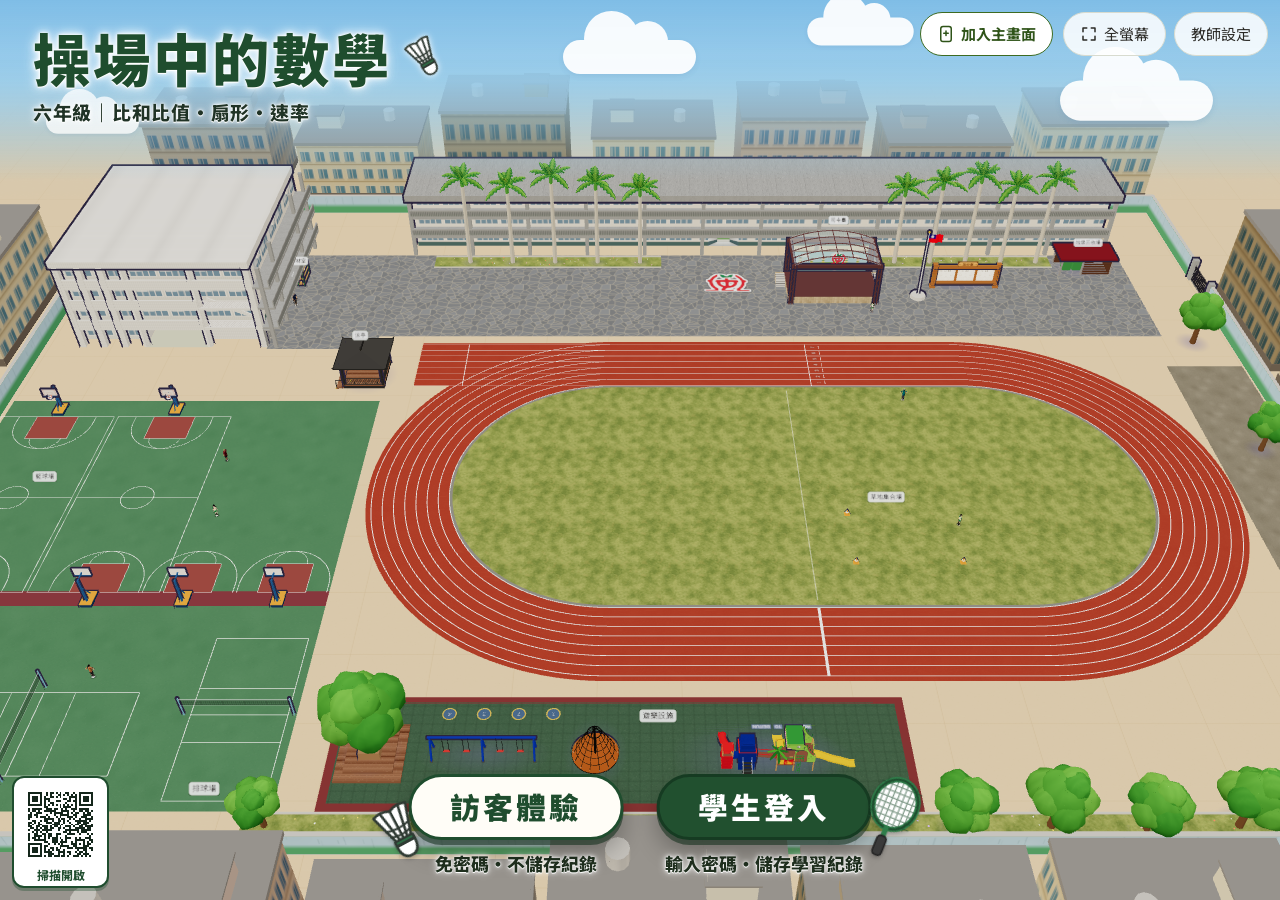
<file: index.html>
<!doctype html>
<html lang="zh-Hant-TW">
<head>
<meta charset="utf-8">
<meta name="viewport" content="width=device-width, initial-scale=1, viewport-fit=cover">
<title>操場中的數學</title>
<meta name="description" content="在 3D 學校操場走動、接任務，練習六年級上學期的數學。">
<meta name="theme-color" content="#dcebf5">
<meta name="application-name" content="操場中的數學">
<meta name="mobile-web-app-capable" content="yes">
<meta name="apple-mobile-web-app-capable" content="yes">
<meta name="apple-mobile-web-app-title" content="操場中的數學">
<meta name="apple-mobile-web-app-status-bar-style" content="black-translucent">
<meta name="format-detection" content="telephone=no">
<link rel="manifest" href="manifest.webmanifest">
<link rel="icon" type="image/png" sizes="32x32" href="icons/favicon-32.png">
<link rel="apple-touch-icon" sizes="180x180" href="icons/apple-touch-icon.png">
<link rel="preconnect" href="https://fonts.googleapis.com">
<link rel="preconnect" href="https://fonts.gstatic.com" crossorigin>
<link rel="stylesheet" href="https://fonts.googleapis.com/css2?family=Noto+Sans+TC:wght@400;500;700&display=swap">
<style>/* 版面概念：首頁和移動時 3D 操場鋪滿畫面；作答時橫放左右分、直放上下分。
   單一淺色外觀（教室光線下最清楚），所有顏色都從下面的變數取用。 */
:root {
  --ink: #2b2a26;          /* 主要文字 */
  --ink-2: #5b5a52;        /* 次要文字 */
  --paper: #ffffff;        /* 面板底 */
  --panel: #f6f7f2;        /* 面板背景（微帶草綠） */
  --line: #d8dbcf;         /* 細線 */
  --line-strong: #9fa394;
  --grass-deep: #3d6b22;   /* 主要按鈕 */
  --grass-deeper: #2f5419;
  --grass-tint: #e6f0da;
  --track: #a9402e;        /* 跑道紅 */
  --sky: #dcebf5;
  --check: #2e8b3a;        /* 綠勾 */
  --wrong-ink: #7a7a72;    /* 答錯的鉛筆灰 */
  --focus: #1f6fd1;
  --star: #f5b82e;
  --shadow: 0 6px 20px rgba(43, 42, 38, 0.18);
  --radius-l: 18px;
  --radius-m: 12px;
  --font: 'Noto Sans TC', 'PingFang TC', 'Heiti TC', 'Microsoft JhengHei', system-ui, sans-serif;
  --fs-q: clamp(19px, 1.2rem + 0.6vw, 24px);
  --fs-choice: clamp(20px, 1.25rem + 0.6vw, 26px);
  --btn-h: 56px;
  color-scheme: light;
}
@media (max-width: 599px), (max-height: 500px) {
  :root { --btn-h: 48px; }
}


html, body { height: 100%; }
body {
  margin: 0;
  background: var(--sky);
  color: var(--ink);
  font-family: var(--font);
  font-size: 17px;
  line-height: 1.6;
  -webkit-text-size-adjust: 100%;
  overscroll-behavior: none;
}
* { box-sizing: border-box; }
button { font: inherit; color: inherit; }
button:focus-visible, input:focus-visible, select:focus-visible, [tabindex]:focus-visible {
  outline: 3px solid var(--focus);
  outline-offset: 2px;
}
.sr { position: absolute; width: 1px; height: 1px; overflow: hidden; clip: rect(0 0 0 0); white-space: nowrap; }
.num, .tabnum { font-variant-numeric: tabular-nums; }

/* ---------- 版面骨架 ---------- */
#app {
  position: fixed;
  inset: 0;
  display: grid;
  grid-template-columns: minmax(0, 1fr);
  grid-template-rows: minmax(0, 1fr);
  overflow: hidden;
  touch-action: none;
}
#stage { position: relative; grid-area: 1 / 1; min-width: 0; min-height: 0; overflow: hidden; background: var(--sky); }
#gl { position: absolute; inset: 0; width: 100%; height: 100%; display: block; touch-action: none; }
#overlay3d { position: absolute; inset: 0; pointer-events: none; }
#overlay3d > * { pointer-events: auto; }
/* 搖桿和搖桿提示只是圖示，不能擋住手指（v0.8.4） */
#overlay3d > .joy, #overlay3d > .joy-hint, #overlay3d > .tap-ring, #overlay3d > .hud, #overlay3d > .toast { pointer-events: none; }
#panel { display: none; }

#app.mode-answer { grid-template-columns: minmax(0, 1fr) minmax(360px, 46%); }
#app.mode-answer #stage { grid-area: 1 / 1; }
#app.mode-answer #panel { display: flex; grid-area: 1 / 2; }
@media (orientation: portrait) {
  #app.mode-answer { grid-template-columns: minmax(0, 1fr); grid-template-rows: 40% minmax(0, 1fr); }
  #app.mode-answer #panel { grid-area: 2 / 1; }
}
@media (orientation: portrait) and (max-width: 599px) {
  #app.mode-answer { grid-template-rows: 34% minmax(0, 1fr); }
}
@media (orientation: landscape) and (max-height: 500px) {
  #app.mode-answer { grid-template-columns: minmax(0, 1fr) minmax(0, 56%); }
}

/* ---------- 頂部列 ---------- */
.hud {
  position: absolute;
  top: 0; left: 0; right: 0;
  display: flex;
  align-items: center;
  gap: 10px;
  padding: calc(10px + env(safe-area-inset-top, 0px)) 12px 10px;
  pointer-events: none;
}
.hud > * { pointer-events: auto; }
.hud .task-pill {
  display: flex; align-items: center; gap: 10px;
  min-width: 0;
  background: rgba(255, 255, 255, 0.94);
  border: 1px solid var(--line);
  border-radius: 999px;
  padding: 6px 16px 6px 8px;
  box-shadow: var(--shadow);
  font-weight: 500;
}
.hud .task-pill .count {
  background: var(--grass-deep); color: #fff; border-radius: 999px; padding: 2px 12px; font-size: 15px; white-space: nowrap;
}
.hud .task-pill .title { white-space: nowrap; overflow: hidden; text-overflow: ellipsis; }
.hud .spacer { flex: 1; }
.iconbtn {
  display: inline-flex; align-items: center; justify-content: center; gap: 6px;
  min-height: 48px; min-width: 48px;
  padding: 0 14px;
  border-radius: 999px;
  border: 1px solid var(--line);
  background: rgba(255, 255, 255, 0.95);
  box-shadow: var(--shadow);
  font-size: 15px; font-weight: 500;
  cursor: pointer;
}
.iconbtn svg { width: 22px; height: 22px; flex: none; }
.iconbtn[aria-pressed='true'] { background: var(--grass-tint); }
@media (max-width: 599px) {
  .iconbtn .lbl { display: none; }
  .iconbtn { padding: 0 12px; }
  .hud .task-pill .title { font-size: 14px; }
}

/* ---------- 首頁 ---------- */
.home {
  position: absolute; inset: 0;
  display: flex; flex-direction: column; justify-content: space-between;
  padding: calc(18px + env(safe-area-inset-top, 0px)) 16px calc(18px + env(safe-area-inset-bottom, 0px));
  pointer-events: none;
}
.home > * { pointer-events: auto; }
.home .brand {
  align-self: flex-start;
  background: rgba(255, 255, 255, 0.92);
  border-radius: var(--radius-l);
  padding: 12px 20px 14px;
  box-shadow: var(--shadow);
  max-width: 100%;
}
.home h1 {
  margin: 0; font-size: clamp(26px, 1.4rem + 1.6vw, 40px); line-height: 1.2; font-weight: 700; letter-spacing: 0.04em;
  text-wrap: balance;
}
.home .brand p { margin: 2px 0 0; color: var(--ink-2); font-size: 15px; }
.units {
  display: grid;
  grid-template-columns: repeat(4, minmax(0, 1fr));
  gap: 12px;
  width: min(1100px, 100%);
  align-self: center;
}
@media (orientation: portrait), (max-width: 760px) {
  .units { grid-template-columns: repeat(2, minmax(0, 1fr)); }
}
@media (max-width: 420px) {
  .units { grid-template-columns: minmax(0, 1fr); }
}
.unit-btn {
  display: grid;
  grid-template-columns: auto minmax(0, 1fr) auto;
  align-items: center;
  gap: 12px;
  min-height: 84px;
  padding: 12px 16px;
  border-radius: var(--radius-l);
  border: 2px solid transparent;
  background: var(--paper);
  box-shadow: var(--shadow);
  text-align: left;
  cursor: pointer;
}
.unit-btn .no {
  width: 44px; height: 44px; border-radius: 12px;
  display: grid; place-items: center;
  background: var(--grass-tint); color: var(--grass-deeper); font-weight: 700; font-size: 18px;
}
.unit-btn .nm { font-size: 20px; font-weight: 700; line-height: 1.3; }
.unit-btn .st { font-size: 14px; color: var(--ink-2); display: flex; align-items: center; gap: 4px; }
.unit-btn .st svg { width: 16px; height: 16px; }
.unit-btn .go svg { width: 26px; height: 26px; color: var(--ink-2); }
.unit-btn:active { transform: translateY(1px); }
.home-bottom { display: flex; flex-direction: column; gap: 10px; align-items: center; width: 100%; }
.home .foot { display: flex; justify-content: flex-end; gap: 8px; flex-wrap: wrap; width: 100%; }
.linkbtn {
  background: rgba(255, 255, 255, 0.85); border: 1px solid var(--line); border-radius: 999px;
  padding: 8px 16px; min-height: 44px; font-size: 15px; cursor: pointer;
}

/* ---------- 對話框 ---------- */
.modal-back {
  position: fixed; inset: 0;
  background: rgba(30, 32, 26, 0.42);
  display: flex; align-items: center; justify-content: center;
  padding: 16px;
  z-index: 50;
}
.modal {
  width: min(460px, 100%);
  max-height: calc(100% - 8px);
  overflow: auto;
  background: var(--paper);
  border-radius: var(--radius-l);
  box-shadow: 0 18px 50px rgba(0, 0, 0, 0.28);
  padding: 22px 22px 20px;
}
.modal.wide { width: min(880px, 100%); }
.modal h2 { margin: 0 0 6px; font-size: 24px; line-height: 1.3; text-wrap: balance; }
.modal p { margin: 0 0 12px; }
.modal .row { display: flex; gap: 10px; flex-wrap: wrap; margin-top: 16px; }
.modal .row > * { flex: 1 1 140px; }
.err { color: #9b2c1f; font-weight: 500; min-height: 1.6em; margin: 6px 0 0; }
.btn {
  min-height: var(--btn-h);
  border-radius: var(--radius-m);
  border: 2px solid var(--line-strong);
  background: var(--paper);
  font-size: 18px; font-weight: 700;
  padding: 0 18px;
  cursor: pointer;
}
.btn.primary { background: var(--grass-deep); border-color: var(--grass-deep); color: #fff; }
.btn.primary:active { background: var(--grass-deeper); }
.btn.quiet { border-color: var(--line); font-weight: 500; }
.btn[aria-disabled='true'] { opacity: 0.55; }

.code-display {
  display: flex; justify-content: center; gap: 10px; margin: 8px 0 4px;
}
.code-display span {
  width: 54px; height: 64px; border-radius: 12px; border: 2px solid var(--line-strong);
  display: grid; place-items: center; font-size: 30px; font-weight: 700; font-variant-numeric: tabular-nums;
}
.code-display span.fixed { background: var(--grass-tint); border-color: var(--grass-tint); color: var(--grass-deeper); }
.code-display span.filled { border-color: var(--grass-deep); }
.pad {
  display: grid; grid-template-columns: repeat(3, minmax(0, 1fr)); gap: 8px; margin-top: 12px;
}
.pad button {
  min-height: var(--btn-h); border-radius: 12px; border: 1px solid var(--line); background: var(--panel);
  font-size: 24px; font-weight: 700; font-variant-numeric: tabular-nums; cursor: pointer;
}
.pad button:active { background: var(--grass-tint); }
.pad button.fn { font-size: 17px; font-weight: 500; }

.avatars { display: grid; grid-template-columns: repeat(3, minmax(0, 1fr)); gap: 10px; margin-top: 8px; }
@media (min-width: 760px) { .avatars { grid-template-columns: repeat(6, minmax(0, 1fr)); gap: 8px; } }
.avatar-card {
  border: 3px solid var(--line); border-radius: 16px; background: var(--panel); padding: 6px 6px 8px;
  cursor: pointer; display: flex; flex-direction: column; align-items: center; gap: 4px;
}
.avatar-card img { width: 100%; aspect-ratio: 1; object-fit: contain; max-width: 100%; max-height: 28vh; }
.avatar-card .ph { width: 100%; aspect-ratio: 1; display: grid; place-items: center; }
.avatar-card[aria-checked='true'] { border-color: var(--grass-deep); background: var(--grass-tint); }
.avatar-card span { font-weight: 500; }

/* ---------- 對話泡泡（任務角色） ---------- */
.bubble {
  position: absolute;
  width: min(360px, calc(100% - 24px));
  background: var(--paper);
  border-radius: var(--radius-l);
  box-shadow: var(--shadow);
  border: 2px solid var(--star);
  padding: 12px 14px 14px;
  transform: translate(-50%, calc(-100% - 18px));
}
.bubble::after {
  content: ''; position: absolute; left: 50%; bottom: -12px; width: 20px; height: 20px; background: var(--paper);
  border-right: 2px solid var(--star); border-bottom: 2px solid var(--star); transform: translateX(-50%) rotate(45deg);
}
.bubble .who { font-weight: 700; color: var(--track); font-size: 15px; display: flex; align-items: center; justify-content: space-between; gap: 8px; }
.bubble .say-line { margin: 4px 0 10px; font-size: 18px; line-height: 1.55; }
.bubble .btn { width: 100%; }

/* ---------- 拖曳圈圈 ---------- */
.joy {
  position: absolute; width: 128px; height: 128px; margin: -64px 0 0 -64px; border-radius: 50%;
  border: 3px solid rgba(255, 255, 255, 0.95); background: rgba(43, 42, 38, 0.16);
  pointer-events: none; display: none;
}
.joy .knob {
  position: absolute; left: 50%; top: 50%; width: 54px; height: 54px; margin: -27px 0 0 -27px; border-radius: 50%;
  background: rgba(255, 255, 255, 0.96); box-shadow: 0 2px 8px rgba(0, 0, 0, 0.25);
}
.joy.on { display: block; }
.joy.run { border-color: #f5b700; }
.joy.run .knob { background: #f5b700; }
/* 左側搖桿的位置提示（實際搖桿出現在手指按下的地方） */
.joy-hint {
  position: absolute; left: calc(24px + env(safe-area-inset-left, 0px)); bottom: calc(84px + env(safe-area-inset-bottom, 0px));
  width: 104px; height: 104px; border-radius: 50%; border: 2px dashed rgba(255, 255, 255, 0.85); background: rgba(43, 42, 38, 0.08);
  pointer-events: none; display: flex; align-items: center; justify-content: center;
}
.joy-hint .knob { width: 40px; height: 40px; border-radius: 50%; background: rgba(255, 255, 255, 0.55); }
.joy-hint span { position: absolute; bottom: -24px; font-size: 13px; color: #fff; text-shadow: 0 1px 3px rgba(0,0,0,0.5); }
.joy.on ~ .joy-hint, .joy-hint.hide { opacity: 0; }
@media (max-height: 500px) { .joy-hint { width: 84px; height: 84px; bottom: calc(70px + env(safe-area-inset-bottom, 0px)); } }

.tap-ring {
  position: absolute; width: 36px; height: 36px; margin: -18px 0 0 -18px; border-radius: 50%;
  border: 3px solid #fff; pointer-events: none; animation: tapring 0.5s ease-out forwards;
}
@keyframes tapring { from { transform: scale(0.4); opacity: 1; } to { transform: scale(1.4); opacity: 0; } }

.toast {
  position: absolute; left: 50%; top: calc(72px + env(safe-area-inset-top, 0px)); transform: translateX(-50%);
  background: rgba(43, 42, 38, 0.9); color: #fff; padding: 10px 18px; border-radius: 999px; font-size: 16px;
  max-width: calc(100% - 32px); text-align: center; pointer-events: none;
}
.coach {
  position: absolute; left: 50%; top: calc(72px + env(safe-area-inset-top, 0px)); transform: translateX(-50%); width: max-content;
  display: flex; align-items: center; gap: 10px;
  background: rgba(255, 255, 255, 0.95); border-radius: 999px; padding: 8px 10px 8px 18px; box-shadow: var(--shadow);
  font-size: 16px; max-width: calc(100% - 32px);
}
.coach button { white-space: nowrap; flex: none; min-height: 40px; border-radius: 999px; border: 1px solid var(--line); background: var(--panel); padding: 0 14px; cursor: pointer; }

/* 視角按鈕與小地圖 */
.camctl {
  position: absolute; left: 12px; bottom: calc(12px + env(safe-area-inset-bottom, 0px));
  display: flex; gap: 6px; flex-wrap: wrap; max-width: calc(100% - 84px);
}
.map-toggle { position: absolute; right: 12px; bottom: calc(12px + env(safe-area-inset-bottom, 0px)); }
.iconbtn.sm { min-height: 48px; min-width: 48px; padding: 0; }
.minimap {
  position: absolute; right: 12px; bottom: calc(68px + env(safe-area-inset-bottom, 0px));
  width: 168px; height: 168px; border-radius: 50%; box-shadow: var(--shadow); background: #d9d4c5; cursor: pointer;
}
.minimap canvas { width: 100%; height: 100%; display: block; border-radius: 50%; touch-action: none; }
@media (max-width: 599px), (max-height: 500px) {
  .minimap { width: 124px; height: 124px; }
  .camctl { max-width: calc(100% - 76px); gap: 4px; }
  .minimap { bottom: calc(62px + env(safe-area-inset-bottom, 0px)); }
  .iconbtn.sm { min-height: 44px; min-width: 44px; }
}
.replay { position: absolute; left: 12px; top: calc(10px + env(safe-area-inset-top, 0px)); }

/* 情境動畫字幕 */
.intro-cap {
  position: absolute; left: 50%; bottom: calc(16px + env(safe-area-inset-bottom, 0px)); transform: translateX(-50%);
  width: min(680px, calc(100% - 24px));
  background: rgba(255, 255, 255, 0.97); border-radius: var(--radius-l); box-shadow: var(--shadow);
  border: 2px solid var(--star);
  padding: 12px 14px; display: flex; gap: 12px; align-items: center;
}
.intro-cap p { margin: 0; flex: 1; min-width: 0; font-size: clamp(18px, 1.1rem + 0.5vw, 22px); line-height: 1.6; }
.intro-cap .row-cap { display: flex; gap: 8px; align-items: center; flex: none; }
.intro-cap .btn { min-height: 48px; }
@media (max-width: 599px) {
  .intro-cap { flex-direction: column; align-items: stretch; }
  .intro-cap .row-cap { justify-content: flex-end; }
}

/* 想一想 */
.think {
  border: 2px dashed var(--line-strong); border-radius: var(--radius-m); background: var(--paper);
  padding: 14px 16px; display: flex; flex-direction: column; gap: 2px; font-size: 18px;
}
.think b { font-size: 20px; color: var(--grass-deeper); }

/* 3D 區的組數控制 */
.trays {
  position: absolute; left: 12px; right: 12px; bottom: 12px;
  display: flex; align-items: center; gap: 10px; flex-wrap: wrap; justify-content: center;
  background: rgba(255, 255, 255, 0.96); border-radius: var(--radius-l); padding: 10px 12px; box-shadow: var(--shadow);
}
.trays .btn { min-height: 52px; padding: 0 14px; font-size: 17px; }
.trays .now { text-align: center; min-width: 0; }
.trays .now b { font-size: 22px; display: block; line-height: 1.3; }
.trays .now small { font-size: 15px; color: var(--ink-2); }
.trays .note { flex-basis: 100%; text-align: center; font-size: 14px; color: var(--track); margin: 0; }
@media (max-height: 500px), (max-width: 599px) {
  .trays { left: 8px; right: 8px; bottom: 8px; padding: 6px 8px; gap: 6px; flex-wrap: nowrap; }
  .trays .btn { min-height: 44px; padding: 0 10px; font-size: 15px; white-space: nowrap; }
  .trays .now b { font-size: 17px; }
  .trays .now small { font-size: 13px; }
  .trays .note { display: none; }
}

/* ---------- 作答面板 ---------- */
#panel {
  flex-direction: column;
  min-width: 0; min-height: 0;
  background: var(--panel);
  border-left: 1px solid var(--line);
}
@media (orientation: portrait) { #panel { border-left: 0; border-top: 1px solid var(--line); } }
.p-head {
  display: flex; align-items: center; gap: 10px; padding: 10px 14px; border-bottom: 1px solid var(--line); background: var(--paper);
}
.p-head .prog { flex: 1; min-width: 0; }
.p-head .prog .lab { font-size: 15px; color: var(--ink-2); display: flex; justify-content: space-between; gap: 8px; }
.p-head .prog .lab b { color: var(--ink); }
.bar { height: 8px; background: var(--line); border-radius: 99px; overflow: hidden; margin-top: 4px; }
.bar i { display: block; height: 100%; background: var(--grass-deep); border-radius: 99px; }
.p-body { flex: 1; min-height: 0; overflow: auto; padding: 14px 16px 18px; display: flex; flex-direction: column; gap: 12px; -webkit-overflow-scrolling: touch; touch-action: pan-y; }
.p-foot {
  display: flex; gap: 10px; padding: 10px 14px calc(10px + env(safe-area-inset-bottom, 0px)); border-top: 1px solid var(--line); background: var(--paper);
}
.p-foot .btn { flex: 1 1 0; }
.p-foot .btn.hintbtn { flex: 0 0 auto; }

.qtext { font-size: var(--fs-q); line-height: 1.65; margin: 0; }
.qtext.prompt { font-weight: 700; }
.q-line { display: flex; gap: 8px; align-items: flex-start; }
.q-line .qtext { flex: 1; min-width: 0; }
.say {
  flex: none; width: 44px; height: 44px; border-radius: 50%; border: 1px solid var(--line); background: var(--paper);
  display: grid; place-items: center; cursor: pointer; color: var(--ink-2);
}
.say svg { width: 22px; height: 22px; }
.say.on { background: var(--grass-tint); color: var(--grass-deeper); }
.stepper { font-size: 15px; color: var(--grass-deeper); font-weight: 700; display: flex; gap: 6px; align-items: center; }
.stepper i { width: 26px; height: 6px; border-radius: 3px; background: var(--line); }
.stepper i.done { background: var(--grass-deep); }
.stepper i.cur { background: var(--star); }

.chip { display: inline-block; padding: 0 6px; margin: 0 1px; border-radius: 6px; line-height: 1.45; font-weight: 700; border: 1px solid transparent; }
.chip-basketball { background: #fbe1c8; color: #7a3a0c; }
.chip-soccer { background: #f1f1ee; color: #2b2a26; border-color: #8e8d86; }
.chip-volleyball { background: #e0ecf9; color: #1f4e86; }
.chip-ballIn { background: #fbe1c8; color: #7a3a0c; }
.chip-ballMiss { background: #e7e1d9; color: #5a4a3a; }
.chip-personRed { background: #f8dcd6; color: #8e2a1e; }
.chip-personWhite { background: #ffffff; color: #2b2a26; border-color: #8e8d86; }
.chip-personNeutral { background: #fdf0c4; color: #6b5200; }
.chip-scoop { background: #fff0bf; color: #6b5200; }
.chip-cup, .chip-water { background: #dbeff7; color: #155e75; }
.chip-juice { background: #ffe1c2; color: #8a3f00; }
.chip-clock { background: #e9e6f5; color: #45397a; }
.chip-coin { background: #f6edc9; color: #6a5300; }
.chip-bottle { background: #dff1ea; color: #1d5e47; }
.chip-rope { background: #f5e0ec; color: #7a2a55; }

.ratio { white-space: nowrap; font-variant-numeric: tabular-nums; font-weight: 700; }
.ratio .colon { padding: 0 0.12em; }
.fracwrap { display: inline-flex; align-items: center; gap: 2px; vertical-align: middle; font-variant-numeric: tabular-nums; }
.frac { display: inline-flex; flex-direction: column; align-items: center; line-height: 1.05; font-size: 0.86em; margin: 0 2px; }
.frac .fn { border-bottom: 2px solid currentColor; padding: 0 3px 1px; }
.frac .fd { padding: 1px 3px 0; }
.fw { font-weight: inherit; }
.blank { display: inline-block; min-width: 1.2em; text-align: center; color: var(--track); font-weight: 700; }

.equation {
  background: var(--paper); border: 1px dashed var(--line-strong); border-radius: var(--radius-m); padding: 10px 12px; text-align: center;
}
.equation .eq { font-size: 28px; }
.equation svg { display: block; margin: 0 auto; max-width: 100%; }

.parts { background: var(--paper); border-radius: var(--radius-m); border: 1px solid var(--line); padding: 10px 12px; }
.parts .cap { font-size: 15px; color: var(--ink-2); margin-bottom: 6px; display: flex; justify-content: space-between; }
.parts .rowp { display: grid; grid-template-columns: 3.4em minmax(0, 1fr); align-items: center; gap: 8px; margin: 6px 0; font-size: 15px; font-weight: 700; }
.parts .cells { display: flex; gap: 3px; }
.parts .cells i { flex: 1 1 0; height: 26px; border-radius: 5px; border: 2px solid #8e2a1e; background: #f8dcd6; }
.parts .cells.white i { border-color: #8e8d86; background: #fff; }

.choices { display: flex; flex-direction: column; gap: 10px; }
.choice-row { display: flex; gap: 8px; align-items: stretch; }
.choice {
  flex: 1; min-width: 0;
  position: relative;
  min-height: 64px;
  border-radius: var(--radius-m);
  border: 2px solid var(--line-strong);
  background: var(--paper);
  font-size: var(--fs-choice);
  text-align: left;
  padding: 8px 18px 8px 56px;
  cursor: pointer;
  display: flex; align-items: center;
}
.choice .mark {
  position: absolute; left: 14px; top: 50%; width: 28px; height: 28px; margin-top: -14px; border-radius: 50%; border: 2px solid var(--line-strong); background: #fff;
}
.choice[aria-checked='true'] { border-color: var(--grass-deep); background: var(--grass-tint); }
.choice[aria-checked='true'] .mark { border-color: var(--grass-deep); background: radial-gradient(circle, var(--grass-deep) 0 45%, #fff 50%); }
.choice.wrong { color: var(--wrong-ink); border-color: var(--line); background: var(--paper); }
.choice.wrong::after {
  content: ''; position: absolute; left: 56px; right: 18px; bottom: 12px; height: 3px; background: var(--wrong-ink); border-radius: 2px; opacity: 0.6;
}
.choice.right { border-color: var(--check); background: #e3f3e3; color: var(--ink); }
.choice[aria-disabled='true'] { cursor: default; }
.choice-row .say { align-self: center; }

.numbox { display: flex; align-items: center; gap: 10px; flex-wrap: wrap; }
.numbox .val {
  min-width: 140px; min-height: 64px; border-radius: var(--radius-m); border: 2px solid var(--grass-deep); background: var(--paper);
  font-size: 32px; font-weight: 700; font-variant-numeric: tabular-nums; display: flex; align-items: center; justify-content: flex-end; padding: 0 16px;
}
.numbox .val.empty { color: var(--line-strong); border-color: var(--line-strong); }
.numbox .unit { font-size: 22px; font-weight: 700; }
.numbox .suffix { flex-basis: 100%; color: var(--ink-2); font-size: 16px; }
.numpad { display: grid; grid-template-columns: repeat(4, minmax(0, 1fr)); gap: 8px; }
.numpad button {
  min-height: var(--btn-h); border-radius: 12px; border: 1px solid var(--line); background: var(--paper); font-size: 24px; font-weight: 700; cursor: pointer; font-variant-numeric: tabular-nums;
}
.numpad button.fn { font-size: 16px; font-weight: 500; background: var(--panel); }
.numpad button:active { background: var(--grass-tint); }

.feedback { border-radius: var(--radius-m); padding: 12px 14px; font-size: 18px; line-height: 1.6; }
.feedback.need { background: #fff7dd; border: 1px solid #ead9a0; }
.feedback.wrong { background: #f1f0ec; border: 1px solid var(--line); }
.feedback.wrong b { color: var(--ink); }
.feedback.right { background: #e3f3e3; border: 1px solid #b9dcb9; display: grid; grid-template-columns: auto minmax(0, 1fr); gap: 4px 12px; align-items: start; }
.feedback.right .tick { width: 54px; height: 54px; grid-row: span 2; }
.feedback.right > span:first-child { grid-row: span 2; display: flex; }
.feedback.right .tick path { stroke: var(--check); stroke-width: 7; fill: none; stroke-linecap: round; stroke-linejoin: round; stroke-dasharray: 80; stroke-dashoffset: 80; animation: draw 0.5s 0.05s ease-out forwards; }
.feedback.right .tick circle { fill: #fff; stroke: var(--check); stroke-width: 3; }
.feedback.right b { color: var(--check); font-size: 20px; }
@keyframes draw { to { stroke-dashoffset: 0; } }

.hints { display: flex; flex-direction: column; gap: 8px; }
.hint {
  background: #fff9e8; border: 1px solid #efdfae; border-radius: var(--radius-m); padding: 10px 12px; font-size: 17px; display: flex; gap: 8px; align-items: flex-start;
}
.hint .lv { flex: none; font-size: 13px; font-weight: 700; color: #7a5a00; background: #fbe9a8; border-radius: 6px; padding: 1px 7px; margin-top: 3px; }
.hint .tx { flex: 1; min-width: 0; }
.tools { display: flex; gap: 8px; flex-wrap: wrap; }
.tools .linkbtn { background: var(--paper); }
.sheet { background: var(--paper); border: 1px solid var(--line); border-radius: var(--radius-m); padding: 10px 12px; }
.sheet h3 { margin: 0 0 6px; font-size: 17px; display: flex; justify-content: space-between; align-items: center; }
.mtable { overflow-x: auto; }
.mtable table { border-collapse: collapse; font-variant-numeric: tabular-nums; font-size: 15px; margin: 0 auto; }
.mtable td, .mtable th { border: 1px solid var(--line); width: 2.3em; height: 2em; text-align: center; padding: 0; }
.mtable th { background: var(--grass-tint); }
.formula li { margin: 4px 0; font-size: 17px; }

/* ---------- 摘要 ---------- */
.stats { display: grid; grid-template-columns: repeat(2, minmax(0, 1fr)); gap: 10px; margin: 10px 0; }
.stats div { background: var(--panel); border-radius: var(--radius-m); padding: 10px 12px; }
.stats div:first-child { grid-column: 1 / -1; }
.stats b { display: block; font-size: 30px; line-height: 1.2; font-variant-numeric: tabular-nums; }
.stats span { font-size: 15px; color: var(--ink-2); }
.lit { background: #fff6d8; border: 1px solid #f0d98c; border-radius: var(--radius-m); padding: 10px 12px; margin: 8px 0; }

/* ---------- 教師設定 ---------- */
.teacher h3 { margin: 18px 0 8px; font-size: 18px; }
.teacher table { border-collapse: collapse; width: 100%; font-size: 15px; }
.teacher th, .teacher td { border-bottom: 1px solid var(--line); padding: 8px 6px; text-align: left; vertical-align: middle; }
.teacher select { min-height: 44px; font-size: 16px; border-radius: 8px; border: 1px solid var(--line-strong); padding: 0 8px; background: #fff; }
.teacher label.ck { display: inline-flex; align-items: center; gap: 6px; min-height: 40px; margin-right: 12px; }
.teacher input[type='checkbox'] { width: 22px; height: 22px; }
.teacher .types { display: grid; grid-template-columns: repeat(auto-fill, minmax(220px, 1fr)); gap: 4px 10px; }
.tablewrap { overflow-x: auto; }
.teacher .records td { font-size: 14px; white-space: nowrap; }
.confirmbox { background: #fdecea; border: 1px solid #f0b8b0; border-radius: var(--radius-m); padding: 10px 12px; margin-top: 10px; }

/* ---------- 3D 載入失敗 ---------- */
.fail { position: absolute; inset: 0; display: grid; place-items: center; padding: 16px; background: var(--sky); }
.fail .modal { text-align: center; }

@media (prefers-reduced-motion: reduce) {
  *, *::before, *::after { animation-duration: 0.01ms !important; animation-iteration-count: 1 !important; transition-duration: 0.01ms !important; }
  .feedback.right .tick path { stroke-dashoffset: 0; }
}

/* 高度很矮的畫面（手機橫放）：面板更精簡 */
@media (max-height: 500px) {
  :root { --fs-q: 17px; --fs-choice: 19px; }
  .choice { min-height: 50px; padding: 4px 14px 4px 50px; }
  .choice .mark { left: 12px; width: 24px; height: 24px; margin-top: -12px; }
  .p-head { padding: 6px 12px; }
  .p-body { padding: 10px 12px 12px; gap: 8px; }
  .p-foot { padding: 6px 12px calc(6px + env(safe-area-inset-bottom, 0px)); }
  .say { width: 40px; height: 40px; }
}
</style>
<link rel="stylesheet" href="pwa.css?v=3.8.0-2a78308b">
</head>
<body>
<div id="app" class="mode-home">
  <div id="stage">
    <canvas id="gl" aria-label="3D 操場"></canvas>
    <div id="overlay3d"></div>
  </div>
  <aside id="panel" aria-label="作答面板"></aside>
</div>
<noscript>這個練習器需要開啟 JavaScript。</noscript>
<script>window.__pgmLoadFail=function(){var d=document.createElement('div');d.className='pwa-loadfail';d.innerHTML='<div class="modal"><h2>練習器沒有載入</h2><p>可能是網路中斷。請連上網路後按「重新載入」。</p><button type="button" class="btn primary" onclick="location.reload()">重新載入</button></div>';document.body.appendChild(d);};</script>
<script src="app.js?v=3.8.0-2a78308b" defer onerror="window.__pgmLoadFail()"></script>
<script src="pwa.js?v=3.8.0-2a78308b" defer></script>
</body>
</html>
</file>
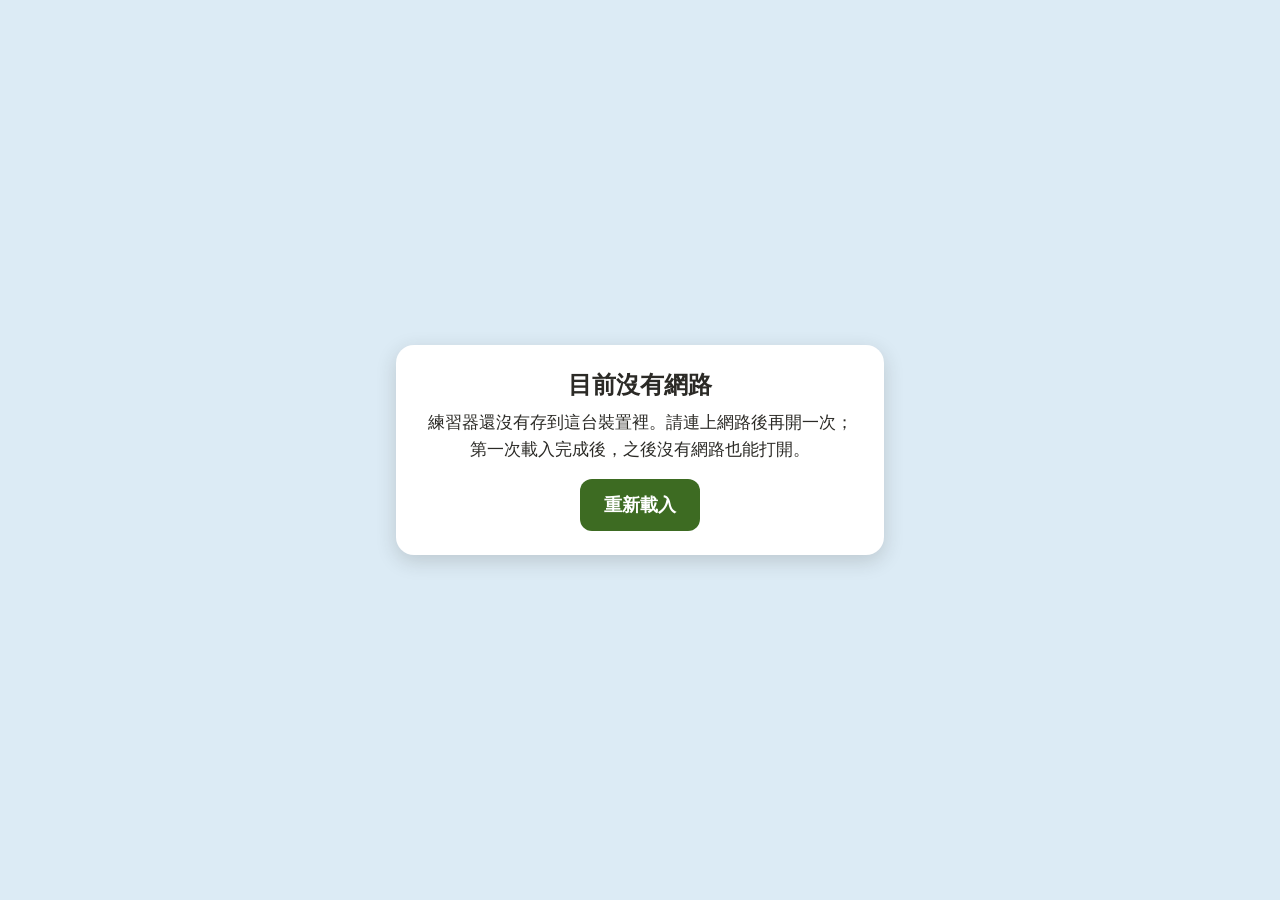
<file: offline.html>
<!doctype html>
<html lang="zh-Hant-TW">
<head>
<meta charset="utf-8">
<meta name="viewport" content="width=device-width, initial-scale=1, viewport-fit=cover">
<meta name="theme-color" content="#dcebf5">
<title>操場中的數學：需要網路</title>
<style>
  html, body { margin: 0; height: 100%; background: #dcebf5; color: #2b2a26;
    font-family: 'PingFang TC', 'Heiti TC', 'Microsoft JhengHei', system-ui, sans-serif; }
  main { min-height: 100%; display: grid; place-items: center; padding: max(16px, env(safe-area-inset-top)) max(16px, env(safe-area-inset-right)) max(16px, env(safe-area-inset-bottom)) max(16px, env(safe-area-inset-left)); box-sizing: border-box; }
  .card { background: #fff; border-radius: 18px; padding: 24px; max-width: 440px; box-shadow: 0 6px 20px rgba(43,42,38,.18); text-align: center; }
  h1 { font-size: 24px; margin: 0 0 8px; }
  p { font-size: 17px; line-height: 1.6; margin: 0 0 16px; }
  button { min-height: 52px; padding: 0 24px; border-radius: 12px; border: 0; background: #3d6b22; color: #fff; font-size: 18px; font-weight: 700; }
</style>
</head>
<body>
<main>
  <div class="card">
    <h1>目前沒有網路</h1>
    <p>練習器還沒有存到這台裝置裡。請連上網路後再開一次；第一次載入完成後，之後沒有網路也能打開。</p>
    <button type="button" onclick="location.reload()">重新載入</button>
  </div>
</main>
</body>
</html>
</file>
<file: pwa.css>
/* 操場數學練習器：滿版、安全區與「加入主畫面／全螢幕／更新」介面
   原則：背景（3D 畫面、天空色）鋪到螢幕邊緣；只有文字、按鈕、搖桿避開瀏海與手勢區。 */

html {
  height: 100%;
  background: var(--sky, #dcebf5);
}
html, body { margin: 0; padding: 0; }
body {
  min-height: 100%;
  min-height: 100dvh;
  overflow: hidden;
  background: var(--sky, #dcebf5);
}
#app {
  /* fixed + inset:0 已經鋪滿；這兩行是不支援 inset 的舊瀏覽器回退 */
  width: 100vw;
  height: 100vh;
  height: 100dvh;
}

:root {
  --sa-t: env(safe-area-inset-top, 0px);
  --sa-r: env(safe-area-inset-right, 0px);
  --sa-b: env(safe-area-inset-bottom, 0px);
  --sa-l: env(safe-area-inset-left, 0px);
}

/* ---- 互動內容避開左右瀏海（手機橫放） ---- */
.hud { padding-left: calc(12px + var(--sa-l)); padding-right: calc(12px + var(--sa-r)); }
.home { padding-left: calc(16px + var(--sa-l)); padding-right: calc(16px + var(--sa-r)); }
.camctl { left: calc(12px + var(--sa-l)); max-width: calc(100% - 84px - var(--sa-l) - var(--sa-r)); }
.map-toggle { right: calc(12px + var(--sa-r)); }
.minimap { right: calc(12px + var(--sa-r)); }
.replay { left: calc(12px + var(--sa-l)); }
.trays { left: calc(12px + var(--sa-l)); right: calc(12px + var(--sa-r)); bottom: calc(12px + var(--sa-b)); }
.intro-cap { width: min(680px, calc(100% - 24px - var(--sa-l) - var(--sa-r))); }
.toast, .coach { max-width: calc(100% - 32px - var(--sa-l) - var(--sa-r)); }
.modal-back {
  padding: max(16px, var(--sa-t)) max(16px, var(--sa-r)) max(16px, var(--sa-b)) max(16px, var(--sa-l));
}
/* 作答面板在右邊時，避開右側瀏海；在下方時，底部按鈕避開手勢區（原本已處理） */
@media (orientation: landscape) {
  .p-head, .p-body, .p-foot { padding-right: calc(14px + var(--sa-r)); }
}
@media (orientation: portrait) {
  .p-head, .p-body, .p-foot { padding-left: calc(14px + var(--sa-l)); padding-right: calc(14px + var(--sa-r)); }
}
@media (max-width: 599px), (max-height: 500px) {
  .camctl { max-width: calc(100% - 76px - var(--sa-l) - var(--sa-r)); }
}

/* ---- 首頁底部：加入主畫面、全螢幕 ---- */
.home .foot .pwa-btn { display: inline-flex; align-items: center; gap: 6px; }
.home .foot .pwa-btn svg { width: 18px; height: 18px; }

/* ---- 加入主畫面教學 ---- */
.pwa-steps { margin: 4px 0 8px; padding-left: 1.4em; font-size: 17px; line-height: 1.7; }
.pwa-steps li { margin: 4px 0; }
.pwa-steps b { color: var(--grass-deeper, #2f5419); }
.pwa-note { font-size: 15px; color: var(--ink-2, #5b5a52); background: var(--panel, #f6f7f2); border-radius: 12px; padding: 10px 12px; margin: 10px 0 0; }
.pwa-url { display: flex; gap: 8px; align-items: center; margin: 8px 0; }
.pwa-url code { flex: 1; min-width: 0; overflow: hidden; text-overflow: ellipsis; white-space: nowrap; background: var(--panel, #f6f7f2); border: 1px solid var(--line, #d8dbcf); border-radius: 8px; padding: 8px 10px; font-size: 14px; }

/* ---- 首頁「加入主畫面」：單元按鈕下方，附一行說明 ---- */
.pwa-install {
  align-self: center;
  display: flex; align-items: center; justify-content: center; gap: 10px; flex-wrap: wrap;
  max-width: 100%;
  background: rgba(255, 255, 255, 0.9); border-radius: 999px; box-shadow: var(--shadow);
  padding: 4px 16px 4px 4px;
}
.pwa-install .linkbtn { background: var(--paper, #fff); border-color: var(--grass-deep, #3d6b22); color: var(--grass-deeper, #2f5419); font-weight: 700; min-height: 44px; min-width: 44px; display: inline-flex; align-items: center; gap: 6px; }
.pwa-install .linkbtn svg { width: 18px; height: 18px; }
.pwa-install-note { font-size: 14px; color: var(--ink-2, #5b5a52); line-height: 1.4; }
.pwa-url input { flex: 1; min-width: 0; font-size: 14px; min-height: 44px; padding: 0 10px; border-radius: 8px; border: 1px solid var(--line, #d8dbcf); background: var(--panel, #f6f7f2); color: var(--ink, #2b2a26); }
@media (max-height: 500px) and (orientation: landscape) {
  .pwa-install { padding: 2px 12px 2px 2px; gap: 8px; }
  .pwa-install-note { font-size: 12px; }
}
@media (max-width: 520px) {
  .pwa-install { border-radius: 16px; padding: 6px 12px; }
}

/* ---- 有新版本 ---- */
.pwa-update {
  position: fixed; z-index: 60;
  left: 50%; transform: translateX(-50%);
  bottom: calc(16px + var(--sa-b));
  width: max-content; max-width: calc(100% - 32px - var(--sa-l) - var(--sa-r));
  display: flex; align-items: center; gap: 10px; flex-wrap: wrap; justify-content: center;
  background: #2b2a26; color: #fff; border-radius: 16px; padding: 10px 12px 10px 18px;
  box-shadow: 0 10px 30px rgba(0,0,0,0.3); font-size: 16px;
}
.pwa-update button { min-height: 44px; border-radius: 999px; border: 0; padding: 0 16px; font-size: 15px; font-weight: 700; cursor: pointer; }
.pwa-update .now { background: var(--star, #f5b82e); color: #2b2a26; }
.pwa-update .later { background: transparent; color: #fff; border: 1px solid rgba(255,255,255,0.5); font-weight: 500; }

/* ---- 載入失敗（沒有網路、程式檔沒載到） ---- */
.pwa-loadfail { position: fixed; inset: 0; display: grid; place-items: center; background: var(--sky, #dcebf5); padding: 16px; z-index: 100; }
.pwa-loadfail .modal { text-align: center; }

/* ---- 手機橫放（高度不到 500）：首頁精簡，四個單元按鈕和底部按鈕都放得下 ---- */
@media (max-height: 500px) and (orientation: landscape) {
  .home { padding-top: calc(10px + var(--sa-t)); padding-bottom: calc(8px + var(--sa-b)); }
  .home .brand { padding: 6px 14px 8px; }
  .home h1 { font-size: 24px; }
  .home .brand p { font-size: 13px; }
  .home-bottom { gap: 6px; }
  .units { gap: 8px; }
  .unit-btn { min-height: 58px; padding: 8px 10px; gap: 8px; grid-template-columns: auto minmax(0, 1fr); }
  .unit-btn .go { display: none; }
  .unit-btn .no { width: 34px; height: 34px; font-size: 16px; border-radius: 10px; }
  .unit-btn .nm { font-size: 16px; line-height: 1.25; }
  .unit-btn .st { font-size: 12px; }
  .home .foot .linkbtn { min-height: 44px; padding: 6px 12px; font-size: 14px; }
}
@media (max-height: 500px) and (orientation: landscape) {
  .modal { padding: 14px 16px 14px; }
  .modal h2 { font-size: 20px; }
  .modal p { margin-bottom: 6px; }
  .modal .row { margin-top: 10px; }
  .avatar-card img, .avatar-card .ph { width: auto; height: min(24vh, 110px); }
}
</file>
